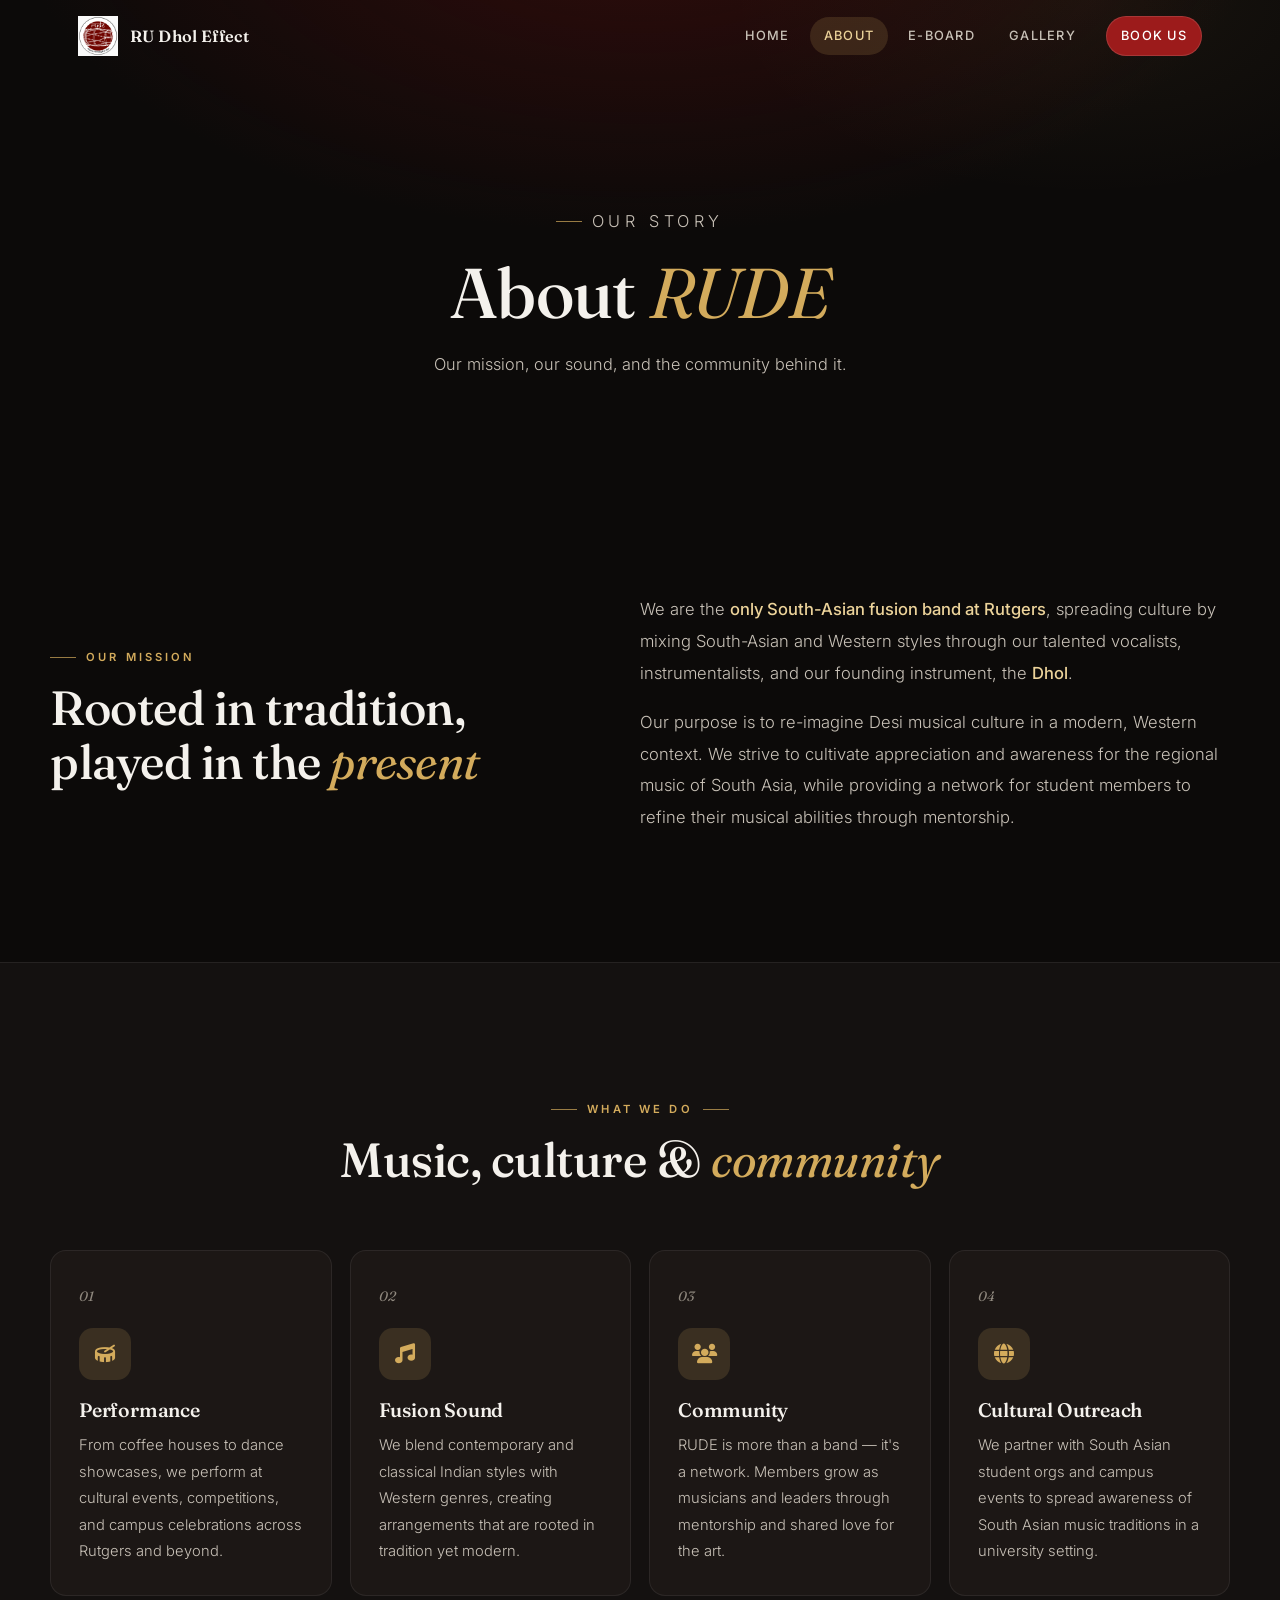
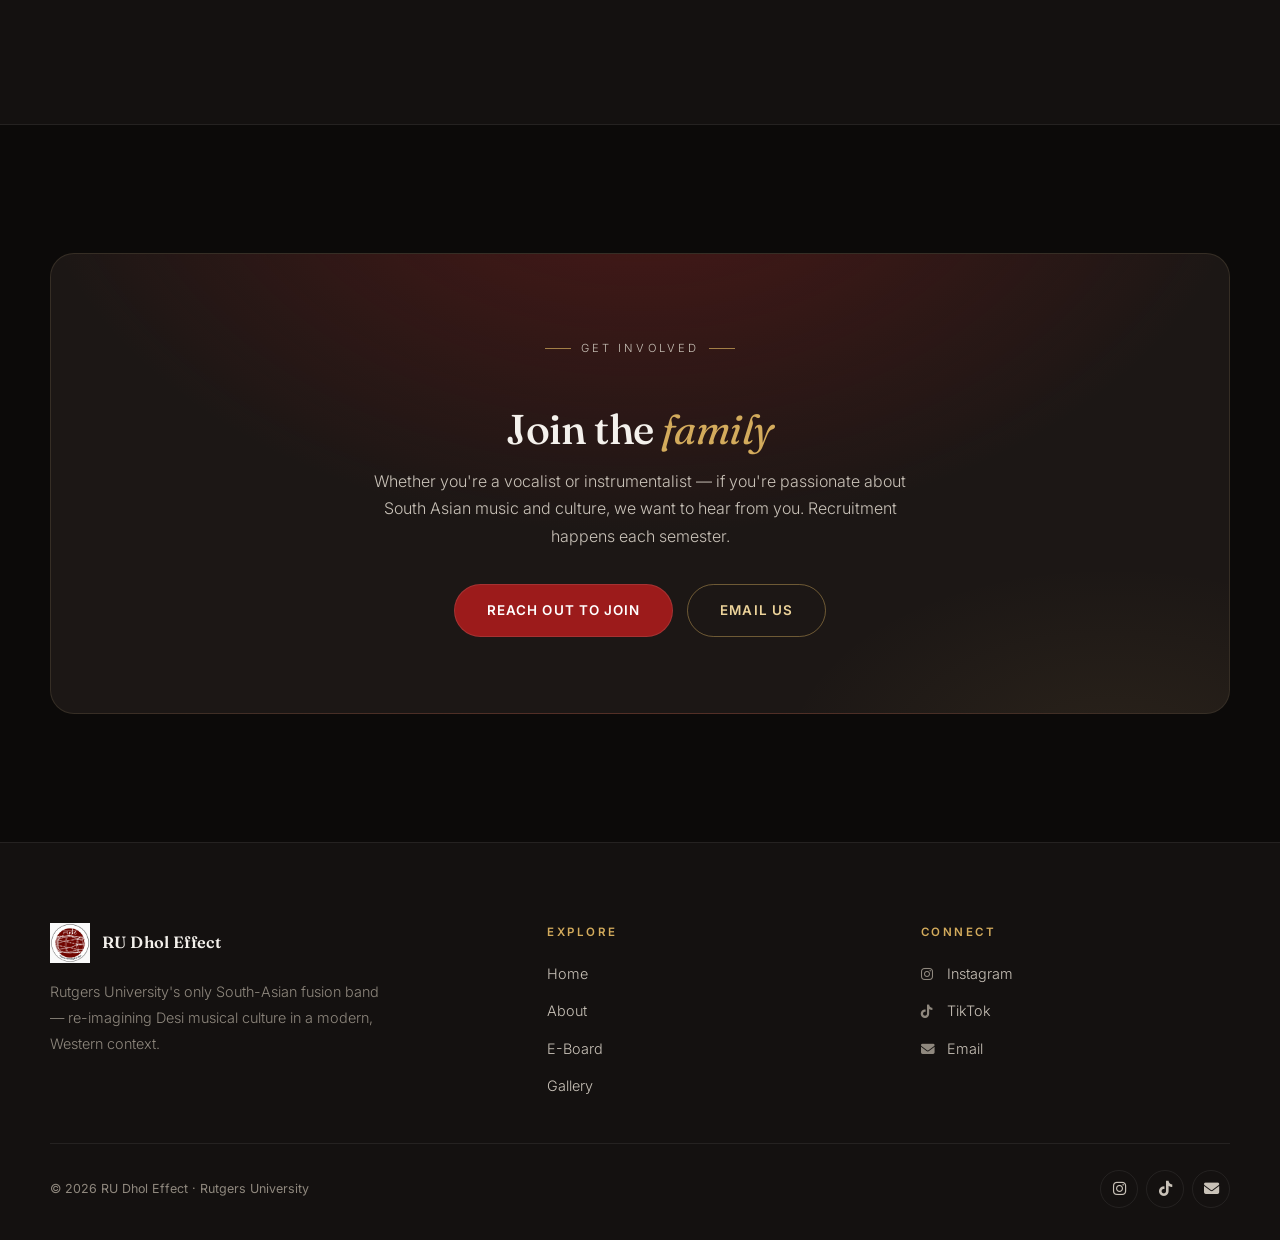
<file: about.html>
<!DOCTYPE html>
<html lang="en">
<head>
  <meta charset="UTF-8" />
  <meta name="viewport" content="width=device-width, initial-scale=1.0"/>
  <title>About — RU Dhol Effect</title>
  <meta name="description" content="Learn about RU Dhol Effect — our mission, our fusion sound, and how to join Rutgers University's only South-Asian fusion band.">
  <link rel="preconnect" href="https://fonts.googleapis.com">
  <link rel="preconnect" href="https://fonts.gstatic.com" crossorigin>
  <link href="https://fonts.googleapis.com/css2?family=Fraunces:ital,opsz,wght@0,9..144,400..700;1,9..144,400..700&family=Inter:wght@300;400;500;600&display=swap" rel="stylesheet">
  <link rel="stylesheet" href="https://cdnjs.cloudflare.com/ajax/libs/font-awesome/6.5.1/css/all.min.css">
  <link rel="stylesheet" href="styles.css" />
</head>
<body>

<a class="skip-link" href="#main">Skip to content</a>

<!-- ── NAVBAR ── -->
<nav class="navbar" aria-label="Main navigation">
  <div class="nav-container">
    <a href="index.html" class="logo">
      <img src="Images/rude_logo_white.png" alt="RU Dhol Effect" class="nav-logo">
      <span class="logo-text">
        <strong>RU Dhol Effect</strong>
      </span>
    </a>

    <button class="nav-toggle" id="navToggle" aria-label="Toggle menu" aria-expanded="false" aria-controls="navLinks">
      <span></span><span></span><span></span>
    </button>

    <ul class="nav-links" id="navLinks">
      <li><a href="index.html">Home</a></li>
      <li><a href="about.html" class="active">About</a></li>
      <li><a href="eboard.html">E-Board</a></li>
      <li><a href="gallery.html">Gallery</a></li>
      <li><a href="index.html#contact" class="nav-cta">Book Us</a></li>
    </ul>
  </div>
</nav>
<div class="nav-scrim" id="navScrim"></div>

<main id="main">

<!-- ── PAGE HERO ── -->
<header class="page-hero">
  <div class="page-hero-inner">
    <p class="kicker">Our Story</p>
    <h1>About <em>RUDE</em></h1>
    <p>Our mission, our sound, and the community behind it.</p>
  </div>
</header>

<!-- ── MISSION ── -->
<section class="section">
  <div class="section-inner wide">
    <div class="about-split">
      <div class="section-head reveal">
        <p class="kicker">Our Mission</p>
        <h2 class="section-title">Rooted in tradition,<br>played in the <em>present</em></h2>
      </div>
      <div class="about-copy reveal" data-delay="1">
        <p>
          We are the <strong>only South-Asian fusion band at Rutgers</strong>, spreading culture by mixing
          South-Asian and Western styles through our talented vocalists, instrumentalists, and our founding
          instrument, the <strong>Dhol</strong>.
        </p>
        <p>
          Our purpose is to re-imagine Desi musical culture in a modern, Western context. We strive to
          cultivate appreciation and awareness for the regional music of South Asia, while providing a
          network for student members to refine their musical abilities through mentorship.
        </p>
      </div>
    </div>
  </div>
</section>

<!-- ── WHAT WE DO ── -->
<section class="section alt">
  <div class="section-inner wide">
    <div class="section-head center reveal">
      <p class="kicker">What We Do</p>
      <h2 class="section-title">Music, culture &amp; <em>community</em></h2>
    </div>
    <div class="about-cards">
      <div class="about-card reveal">
        <span class="about-card-num">01</span>
        <div class="about-card-icon"><i class="fa-solid fa-drum"></i></div>
        <h3>Performance</h3>
        <p>From coffee houses to dance showcases, we perform at cultural events, competitions, and campus celebrations across Rutgers and beyond.</p>
      </div>
      <div class="about-card reveal" data-delay="1">
        <span class="about-card-num">02</span>
        <div class="about-card-icon"><i class="fa-solid fa-music"></i></div>
        <h3>Fusion Sound</h3>
        <p>We blend contemporary and classical Indian styles with Western genres, creating arrangements that are rooted in tradition yet modern.</p>
      </div>
      <div class="about-card reveal" data-delay="2">
        <span class="about-card-num">03</span>
        <div class="about-card-icon"><i class="fa-solid fa-users"></i></div>
        <h3>Community</h3>
        <p>RUDE is more than a band — it's a network. Members grow as musicians and leaders through mentorship and shared love for the art.</p>
      </div>
      <div class="about-card reveal" data-delay="3">
        <span class="about-card-num">04</span>
        <div class="about-card-icon"><i class="fa-solid fa-globe"></i></div>
        <h3>Cultural Outreach</h3>
        <p>We partner with South Asian student orgs and campus events to spread awareness of South Asian music traditions in a university setting.</p>
      </div>
    </div>
  </div>
</section>

<!-- ── JOIN US ── -->
<section class="section">
  <div class="section-inner wide">
    <div class="cta-band reveal">
      <p class="kicker">Get Involved</p>
      <h3>Join the <em>family</em></h3>
      <p>
        Whether you're a vocalist or instrumentalist — if you're passionate about South Asian
        music and culture, we want to hear from you. Recruitment happens each semester.
      </p>
      <div class="cta-actions">
        <a href="https://www.instagram.com/rudholeffect/" target="_blank" rel="noopener" class="btn">Reach Out to Join</a>
        <a href="mailto:rudholeffect@gmail.com" class="btn ghost">Email Us</a>
      </div>
    </div>
  </div>
</section>

</main>

<!-- ── FOOTER ── -->
<footer class="site-footer">
  <div class="footer-grid">
    <div class="footer-brand">
      <a href="index.html" class="logo">
        <img src="Images/rude_logo_white.png" alt="RU Dhol Effect" class="nav-logo">
        <span class="logo-text">
          <strong>RU Dhol Effect</strong>
        </span>
      </a>
      <p>
        Rutgers University's only South-Asian fusion band — re-imagining Desi musical
        culture in a modern, Western context.
      </p>
    </div>
    <div class="footer-col">
      <h4>Explore</h4>
      <ul>
        <li><a href="index.html">Home</a></li>
        <li><a href="about.html">About</a></li>
        <li><a href="eboard.html">E-Board</a></li>
        <li><a href="gallery.html">Gallery</a></li>
      </ul>
    </div>
    <div class="footer-col">
      <h4>Connect</h4>
      <ul>
        <li><a href="https://www.instagram.com/rudholeffect/" target="_blank" rel="noopener"><i class="fa-brands fa-instagram"></i>Instagram</a></li>
        <li><a href="https://www.tiktok.com/@ru.dholeffect" target="_blank" rel="noopener"><i class="fa-brands fa-tiktok"></i>TikTok</a></li>
        <li><a href="mailto:rudholeffect@gmail.com"><i class="fa-solid fa-envelope"></i>Email</a></li>
      </ul>
    </div>
  </div>
  <div class="footer-bottom">
    <p>© 2026 RU Dhol Effect · Rutgers University</p>
    <div class="footer-socials">
      <a href="https://www.instagram.com/rudholeffect/" target="_blank" rel="noopener" aria-label="Instagram"><i class="fa-brands fa-instagram"></i></a>
      <a href="https://www.tiktok.com/@ru.dholeffect" target="_blank" rel="noopener" aria-label="TikTok"><i class="fa-brands fa-tiktok"></i></a>
      <a href="mailto:rudholeffect@gmail.com" aria-label="Email"><i class="fa-solid fa-envelope"></i></a>
    </div>
  </div>
</footer>

<script src="script.js"></script>
</body>
</html>
</file>
<file: styles.css>
/* ============================================================
   RU DHOL EFFECT — styles.css
   Design system: "Midnight Mehfil"
   Deep charcoal stage, crimson warmth, antique-gold detailing.
   ============================================================ */

/* ── Design Tokens ── */
:root {
  /* color */
  --bg:          #0c0a09;
  --bg-raise:    #141110;
  --bg-raise-2:  #1c1715;
  --crimson:     #9c1b1b;
  --crimson-dk:  #5e0e0e;
  --crimson-lt:  #c53030;
  --gold:        #d3ab5c;
  --gold-lt:     #ecd39a;
  --gold-dim:    rgba(211, 171, 92, 0.16);
  --ink:         #f4f1ec;
  --ink-2:       #c9c2b8;
  --ink-3:       #8f887e;
  --line:        rgba(236, 211, 154, 0.12);
  --line-soft:   rgba(255, 255, 255, 0.07);

  /* type */
  --font-display: 'Fraunces', Georgia, serif;
  --font-body:    'Inter', -apple-system, sans-serif;

  /* rhythm */
  --space-section: clamp(80px, 12vw, 128px);
  --radius:    16px;
  --radius-sm: 10px;

  /* motion */
  --ease-out: cubic-bezier(0.22, 1, 0.36, 1);
}

/* ── Reset ── */
*, *::before, *::after { margin: 0; padding: 0; box-sizing: border-box; }

html { scroll-behavior: smooth; }

body {
  font-family: var(--font-body);
  background: var(--bg);
  color: var(--ink);
  line-height: 1.7;
  font-size: 16px;
  -webkit-font-smoothing: antialiased;
  overflow-x: hidden;
}

h1, h2, h3 {
  font-family: var(--font-display);
  font-weight: 560;
  line-height: 1.12;
  letter-spacing: -0.01em;
  color: var(--ink);
}

img { max-width: 100%; display: block; }
a { color: inherit; }

::selection { background: rgba(156, 27, 27, 0.85); color: #fff; }

/* accessible focus */
:focus-visible {
  outline: 2px solid var(--gold);
  outline-offset: 3px;
  border-radius: 4px;
}

.skip-link {
  position: absolute;
  left: 16px;
  top: -60px;
  z-index: 2000;
  background: var(--gold);
  color: #1a1409;
  padding: 10px 18px;
  border-radius: 8px;
  font-weight: 600;
  font-size: 0.85rem;
  text-decoration: none;
  transition: top 0.2s;
}
.skip-link:focus { top: 16px; }

/* ── Scroll-reveal ── */
.reveal {
  opacity: 0;
  transform: translateY(28px);
  transition: opacity 0.8s var(--ease-out), transform 0.8s var(--ease-out);
}
.reveal.in { opacity: 1; transform: none; }
.reveal[data-delay="1"] { transition-delay: 0.1s; }
.reveal[data-delay="2"] { transition-delay: 0.2s; }
.reveal[data-delay="3"] { transition-delay: 0.3s; }

@media (prefers-reduced-motion: reduce) {
  html { scroll-behavior: auto; }
  *, *::before, *::after {
    animation-duration: 0.01ms !important;
    animation-iteration-count: 1 !important;
    transition-duration: 0.01ms !important;
  }
  .reveal { opacity: 1; transform: none; }
}


/* ══════════════════════════════════════
   NAVBAR
══════════════════════════════════════ */
.navbar {
  position: fixed;
  inset: 0 0 auto;
  z-index: 1000;
  border-bottom: 1px solid transparent;
  transition: background 0.35s, border-color 0.35s;
}
.navbar.scrolled {
  background: rgba(12, 10, 9, 0.82);
  backdrop-filter: blur(18px) saturate(1.4);
  -webkit-backdrop-filter: blur(18px) saturate(1.4);
  border-bottom-color: var(--line-soft);
}

.nav-container {
  max-width: 1180px;
  margin: auto;
  padding: 16px 28px;
  display: flex;
  justify-content: space-between;
  align-items: center;
  gap: 24px;
}

.logo {
  display: flex;
  align-items: center;
  gap: 12px;
  text-decoration: none;
}
.nav-logo { height: 40px; width: auto; }
.logo-text {
  display: flex;
  flex-direction: column;
  line-height: 1.15;
}
.logo-text strong {
  font-family: var(--font-display);
  font-size: 1.02rem;
  font-weight: 600;
  color: var(--ink);
  letter-spacing: 0.01em;
}
.logo-text small {
  font-size: 0.6rem;
  font-weight: 500;
  letter-spacing: 0.28em;
  text-transform: uppercase;
  color: var(--gold);
}

.nav-links {
  list-style: none;
  display: flex;
  align-items: center;
  gap: 6px;
}
.nav-links > li > a {
  display: inline-block;
  text-decoration: none;
  color: var(--ink-2);
  font-size: 0.8rem;
  font-weight: 500;
  letter-spacing: 0.1em;
  text-transform: uppercase;
  padding: 8px 14px;
  border-radius: 999px;
  transition: color 0.2s, background 0.2s;
}
.nav-links > li > a:hover { color: var(--ink); background: rgba(255,255,255,0.06); }
.nav-links > li > a.active { color: var(--gold-lt); background: var(--gold-dim); }

/* CTA pill in nav */
.nav-cta {
  display: inline-flex;
  align-items: center;
  gap: 8px;
  margin-left: 10px;
  padding: 9px 20px;
  border-radius: 999px;
  background: var(--crimson);
  color: #fff !important;
  font-size: 0.78rem;
  font-weight: 600;
  letter-spacing: 0.1em;
  text-transform: uppercase;
  text-decoration: none;
  border: 1px solid rgba(255,255,255,0.12);
  transition: background 0.2s, transform 0.2s;
}
.nav-cta:hover { background: var(--crimson-lt); transform: translateY(-1px); }

/* Hamburger */
.nav-toggle {
  display: none;
  flex-direction: column;
  justify-content: center;
  gap: 5px;
  width: 44px;
  height: 44px;
  align-items: center;
  background: none;
  border: none;
  cursor: pointer;
  z-index: 1100;
}
.nav-toggle span {
  display: block;
  width: 22px;
  height: 2px;
  background: var(--ink);
  border-radius: 2px;
  transition: transform 0.3s var(--ease-out), opacity 0.2s;
}
.nav-toggle.open span:nth-child(1) { transform: translateY(7px) rotate(45deg); }
.nav-toggle.open span:nth-child(2) { opacity: 0; }
.nav-toggle.open span:nth-child(3) { transform: translateY(-7px) rotate(-45deg); }

/* Mobile scrim */
.nav-scrim {
  position: fixed;
  inset: 0;
  background: rgba(0,0,0,0.55);
  backdrop-filter: blur(2px);
  opacity: 0;
  visibility: hidden;
  transition: opacity 0.3s;
  z-index: 990;
}
.nav-scrim.show { opacity: 1; visibility: visible; }


/* ══════════════════════════════════════
   HOME HERO
══════════════════════════════════════ */
.hero {
  min-height: 100svh;
  position: relative;
  display: flex;
  flex-direction: column;
  align-items: center;
  justify-content: center;
  text-align: center;
  padding: 120px 24px 96px;
  overflow: hidden;
  background: var(--bg);
}
.hero-bg {
  position: absolute;
  inset: 0;
  background: url("Images/rutgersnb_cover.jpeg") center/cover no-repeat;
  filter: saturate(0.85);
}
.hero-bg::after {
  content: '';
  position: absolute;
  inset: 0;
  background:
    radial-gradient(ellipse 90% 65% at 50% 38%, rgba(94, 14, 14, 0.5), transparent 70%),
    linear-gradient(to bottom, rgba(12,10,9,0.72), rgba(12,10,9,0.55) 45%, var(--bg) 96%);
}

.hero-content {
  position: relative;
  z-index: 1;
  max-width: 880px;
  display: flex;
  flex-direction: column;
  align-items: center;
}
.hero-eyebrow {
  display: inline-flex;
  align-items: center;
  gap: 12px;
  font-size: 0.72rem;
  font-weight: 600;
  letter-spacing: 0.32em;
  text-transform: uppercase;
  color: var(--gold-lt);
  margin-bottom: 28px;
}
.hero-eyebrow::before,
.hero-eyebrow::after {
  content: '';
  width: 36px;
  height: 1px;
  background: linear-gradient(to right, transparent, var(--gold));
}
.hero-eyebrow::after { background: linear-gradient(to left, transparent, var(--gold)); }

.hero-logo {
  width: clamp(96px, 14vw, 132px);
  margin-bottom: 30px;
  filter: drop-shadow(0 10px 40px rgba(211,171,92,0.35));
}

.hero h1 {
  font-size: clamp(3rem, 9vw, 6.4rem);
  font-weight: 500;
  margin-bottom: 22px;
  text-wrap: balance;
}
.hero h1 em {
  font-style: italic;
  font-weight: 400;
  color: var(--gold);
}
.hero-tagline {
  font-size: clamp(0.95rem, 1.6vw, 1.15rem);
  color: var(--ink-2);
  font-weight: 300;
  letter-spacing: 0.02em;
  max-width: 540px;
  margin-bottom: 40px;
  text-wrap: balance;
}

.hero-actions {
  display: flex;
  gap: 14px;
  flex-wrap: wrap;
  justify-content: center;
}

.hero-scroll {
  position: absolute;
  bottom: 30px;
  left: 50%;
  transform: translateX(-50%);
  z-index: 1;
  color: var(--gold);
  font-size: 1.1rem;
  width: 44px;
  height: 44px;
  display: grid;
  place-items: center;
  border: 1px solid var(--line);
  border-radius: 50%;
  text-decoration: none;
  animation: heroBob 2.6s ease-in-out infinite;
  transition: background 0.2s;
}
.hero-scroll:hover { background: var(--gold-dim); }
@keyframes heroBob {
  0%, 100% { transform: translate(-50%, 0); }
  50%      { transform: translate(-50%, 8px); }
}

/* Marquee ribbon */
.marquee {
  border-block: 1px solid var(--line);
  background: var(--bg-raise);
  overflow: hidden;
  padding: 15px 0;
  position: relative;
}
.marquee-track {
  display: flex;
  gap: 0;
  width: max-content;
  animation: marqueeScroll 36s linear infinite;
}
.marquee span {
  display: inline-flex;
  align-items: center;
  gap: 28px;
  padding-right: 28px;
  white-space: nowrap;
  font-family: var(--font-display);
  font-style: italic;
  font-size: 0.95rem;
  letter-spacing: 0.06em;
  color: var(--ink-3);
}
.marquee i { color: var(--gold); font-size: 0.5rem; font-style: normal; }
@keyframes marqueeScroll {
  from { transform: translateX(0); }
  to   { transform: translateX(-50%); }
}


/* ══════════════════════════════════════
   BUTTONS
══════════════════════════════════════ */
.btn {
  display: inline-flex;
  align-items: center;
  justify-content: center;
  gap: 10px;
  padding: 14px 32px;
  border-radius: 999px;
  background: var(--crimson);
  color: #fff;
  text-decoration: none;
  font-size: 0.84rem;
  font-weight: 600;
  letter-spacing: 0.08em;
  text-transform: uppercase;
  border: 1px solid rgba(255,255,255,0.1);
  cursor: pointer;
  transition: background 0.2s, transform 0.2s var(--ease-out), box-shadow 0.2s;
}
.btn:hover {
  background: var(--crimson-lt);
  transform: translateY(-2px);
  box-shadow: 0 12px 32px rgba(156,27,27,0.35);
}
.btn.ghost {
  background: transparent;
  border-color: rgba(211,171,92,0.45);
  color: var(--gold-lt);
}
.btn.ghost:hover {
  background: var(--gold-dim);
  box-shadow: none;
}


/* ══════════════════════════════════════
   PAGE HERO (inner pages)
══════════════════════════════════════ */
.page-hero {
  padding: clamp(150px, 20vw, 190px) 24px clamp(56px, 8vw, 88px);
  text-align: center;
  position: relative;
  overflow: hidden;
}
.page-hero::before {
  content: '';
  position: absolute;
  inset: 0;
  background:
    radial-gradient(ellipse 70% 100% at 50% -20%, rgba(94,14,14,0.45), transparent 70%),
    radial-gradient(ellipse 40% 60% at 85% 0%, rgba(211,171,92,0.06), transparent 70%);
  pointer-events: none;
}
.page-hero-inner { position: relative; z-index: 1; max-width: 760px; margin: 0 auto; }
.page-hero .kicker { margin-bottom: 18px; }
.page-hero h1 {
  font-size: clamp(2.6rem, 6.5vw, 4.4rem);
  font-weight: 500;
  text-wrap: balance;
}
.page-hero h1 em { font-style: italic; font-weight: 400; color: var(--gold); }
.page-hero p {
  margin-top: 18px;
  color: var(--ink-2);
  font-weight: 300;
  font-size: 1.02rem;
  text-wrap: balance;
}


/* ══════════════════════════════════════
   SECTION SCAFFOLD
══════════════════════════════════════ */
.section { padding: var(--space-section) 24px; position: relative; }
.section.alt {
  background: var(--bg-raise);
  border-block: 1px solid var(--line-soft);
}

.section-inner { max-width: 880px; margin: 0 auto; }
.section-inner.wide { max-width: 1180px; }

.kicker {
  display: inline-flex;
  align-items: center;
  gap: 10px;
  font-size: 0.7rem;
  font-weight: 600;
  letter-spacing: 0.28em;
  text-transform: uppercase;
  color: var(--gold);
}
.kicker::before {
  content: '';
  width: 26px;
  height: 1px;
  background: var(--gold);
  opacity: 0.7;
}

.section-head { margin-bottom: clamp(40px, 6vw, 64px); }
.section-head.center { text-align: center; }
.section-head.center .kicker::after {
  content: '';
  width: 26px;
  height: 1px;
  background: var(--gold);
  opacity: 0.7;
}
.section-title {
  font-size: clamp(2rem, 4.5vw, 3rem);
  font-weight: 500;
  margin-top: 14px;
  text-wrap: balance;
}
.section-title em { font-style: italic; font-weight: 400; color: var(--gold); }
.section-sub {
  margin-top: 14px;
  color: var(--ink-2);
  font-weight: 300;
  max-width: 560px;
}
.section-head.center .section-sub { margin-inline: auto; }


/* ══════════════════════════════════════
   HOME — ABOUT SPLIT
══════════════════════════════════════ */
.about-split {
  display: grid;
  grid-template-columns: 1fr 1.15fr;
  gap: clamp(36px, 6vw, 80px);
  align-items: center;
}
.about-split .section-head { margin-bottom: 0; }

.about-copy p {
  color: var(--ink-2);
  font-size: 1.04rem;
  line-height: 1.9;
  font-weight: 300;
}
.about-copy p + p { margin-top: 18px; }
.about-copy strong { color: var(--gold-lt); font-weight: 500; }
.about-copy .btn { margin-top: 32px; }

.about-pillars {
  display: flex;
  flex-wrap: wrap;
  gap: 10px;
  margin-top: 26px;
}
.pill {
  padding: 7px 16px;
  border-radius: 999px;
  border: 1px solid var(--line);
  background: var(--bg-raise);
  font-size: 0.78rem;
  font-weight: 500;
  letter-spacing: 0.06em;
  color: var(--ink-2);
}
.pill i { color: var(--gold); margin-right: 7px; font-size: 0.72rem; }


/* ══════════════════════════════════════
   ABOUT PAGE — VALUE CARDS
══════════════════════════════════════ */
.about-cards {
  display: grid;
  grid-template-columns: repeat(auto-fit, minmax(250px, 1fr));
  gap: 18px;
}
.about-card {
  position: relative;
  background: var(--bg-raise-2);
  border: 1px solid var(--line-soft);
  border-radius: var(--radius);
  padding: 34px 28px 30px;
  overflow: hidden;
  transition: transform 0.35s var(--ease-out), border-color 0.35s;
}
.about-card::before {
  content: '';
  position: absolute;
  inset: 0 0 auto;
  height: 2px;
  background: linear-gradient(to right, transparent, var(--gold), transparent);
  opacity: 0;
  transition: opacity 0.35s;
}
.about-card:hover { transform: translateY(-6px); border-color: var(--line); }
.about-card:hover::before { opacity: 1; }

.about-card-num {
  font-family: var(--font-display);
  font-style: italic;
  font-size: 0.85rem;
  color: var(--ink-3);
  display: block;
  margin-bottom: 20px;
}
.about-card-icon {
  width: 52px;
  height: 52px;
  display: grid;
  place-items: center;
  border-radius: 14px;
  background: var(--gold-dim);
  color: var(--gold);
  font-size: 1.25rem;
  margin-bottom: 20px;
}
.about-card h3 { font-size: 1.22rem; margin-bottom: 10px; font-weight: 560; }
.about-card p { font-size: 0.92rem; color: var(--ink-2); line-height: 1.8; font-weight: 300; }


/* ══════════════════════════════════════
   JOIN / CTA BAND
══════════════════════════════════════ */
.cta-band {
  position: relative;
  border-radius: calc(var(--radius) + 8px);
  border: 1px solid var(--line);
  padding: clamp(48px, 7vw, 76px) clamp(28px, 6vw, 72px);
  text-align: center;
  overflow: hidden;
  background:
    radial-gradient(ellipse 75% 130% at 50% -30%, rgba(156,27,27,0.4), transparent 70%),
    var(--bg-raise-2);
}
.cta-band::after {
  content: '';
  position: absolute;
  inset: 0;
  background: radial-gradient(ellipse 40% 60% at 90% 110%, rgba(211,171,92,0.08), transparent 70%);
  pointer-events: none;
}
.cta-band > * { position: relative; z-index: 1; }
.cta-band .kicker { justify-content: center; }
.cta-band .kicker::after {
  content: '';
  width: 26px; height: 1px;
  background: var(--gold);
  opacity: 0.7;
}
.cta-band h3 {
  font-size: clamp(1.8rem, 4vw, 2.6rem);
  font-weight: 500;
  margin: 14px 0 16px;
  text-wrap: balance;
}
.cta-band h3 em { font-style: italic; font-weight: 400; color: var(--gold); }
.cta-band p {
  color: var(--ink-2);
  font-weight: 300;
  max-width: 540px;
  margin: 0 auto 34px;
}
.cta-actions {
  display: flex;
  gap: 14px;
  justify-content: center;
  flex-wrap: wrap;
}


/* ══════════════════════════════════════
   E-BOARD
══════════════════════════════════════ */
.eboard-grid {
  display: grid;
  grid-template-columns: repeat(4, 1fr);
  gap: 20px;
}
.eboard-card {
  position: relative;
  border-radius: var(--radius);
  overflow: hidden;
  background: var(--bg-raise-2);
  border: 1px solid var(--line-soft);
  transition: transform 0.4s var(--ease-out), border-color 0.4s, box-shadow 0.4s;
}
.eboard-card:hover {
  transform: translateY(-8px);
  border-color: rgba(211,171,92,0.35);
  box-shadow: 0 24px 50px rgba(0,0,0,0.5);
}
.eboard-photo {
  position: relative;
  overflow: hidden;
  aspect-ratio: 4 / 4.6;
}
.eboard-photo img {
  width: 100%;
  height: 100%;
  object-fit: cover;
  transition: transform 0.6s var(--ease-out);
}
.eboard-card:hover .eboard-photo img { transform: scale(1.06); }
.eboard-photo::after {
  content: '';
  position: absolute;
  inset: 0;
  background: linear-gradient(to top, rgba(12,10,9,0.55), transparent 42%);
}
.eboard-info {
  padding: 18px 20px 22px;
  position: relative;
}
.eboard-info::before {
  content: '';
  position: absolute;
  top: 0; left: 20px;
  width: 30px; height: 2px;
  background: var(--gold);
  opacity: 0.85;
}
.eboard-info h3 { font-size: 1.18rem; font-weight: 560; margin-bottom: 3px; }
.eboard-info p {
  font-size: 0.72rem;
  color: var(--gold);
  text-transform: uppercase;
  letter-spacing: 0.16em;
  font-weight: 600;
}


/* ══════════════════════════════════════
   GALLERY
══════════════════════════════════════ */
.gallery-masonry {
  columns: 3;
  column-gap: 18px;
}
.gallery-item {
  position: relative;
  break-inside: avoid;
  margin-bottom: 18px;
  border-radius: var(--radius-sm);
  overflow: hidden;
  border: 1px solid var(--line-soft);
  cursor: zoom-in;
  background: var(--bg-raise-2);
}
.gallery-item img {
  width: 100%;
  transition: transform 0.7s var(--ease-out), filter 0.4s;
}
.gallery-item::after {
  content: '\f065'; /* fa expand */
  font-family: 'Font Awesome 6 Free';
  font-weight: 900;
  position: absolute;
  right: 14px;
  bottom: 12px;
  width: 36px;
  height: 36px;
  display: grid;
  place-items: center;
  border-radius: 50%;
  background: rgba(12,10,9,0.65);
  backdrop-filter: blur(6px);
  color: var(--gold-lt);
  font-size: 0.8rem;
  opacity: 0;
  transform: translateY(6px);
  transition: opacity 0.3s, transform 0.3s var(--ease-out);
  pointer-events: none;
}
.gallery-item:hover img { transform: scale(1.045); }
.gallery-item:hover::after { opacity: 1; transform: translateY(0); }

/* Lightbox */
.lightbox {
  display: none;
  position: fixed;
  inset: 0;
  background: rgba(8, 6, 5, 0.94);
  backdrop-filter: blur(10px);
  z-index: 9999;
  align-items: center;
  justify-content: center;
  flex-direction: column;
  gap: 16px;
  padding: 24px;
}
.lightbox.open { display: flex; }
.lightbox img {
  max-width: min(92vw, 1100px);
  max-height: 80vh;
  border-radius: var(--radius-sm);
  box-shadow: 0 40px 100px rgba(0,0,0,0.7);
  animation: lbIn 0.35s var(--ease-out);
}
@keyframes lbIn {
  from { opacity: 0; transform: scale(0.96); }
  to   { opacity: 1; transform: scale(1); }
}
.lightbox-count {
  font-size: 0.82rem;
  letter-spacing: 0.14em;
  color: var(--ink-3);
  font-variant-numeric: tabular-nums;
}
.lightbox-btn {
  position: absolute;
  width: 48px;
  height: 48px;
  display: grid;
  place-items: center;
  border-radius: 50%;
  border: 1px solid var(--line);
  background: rgba(255,255,255,0.04);
  color: var(--ink);
  font-size: 1rem;
  cursor: pointer;
  transition: background 0.2s, border-color 0.2s;
}
.lightbox-btn:hover { background: var(--gold-dim); border-color: var(--gold); }
.lightbox-close { top: 22px; right: 24px; }
.lightbox-prev  { left: 24px;  top: 50%; transform: translateY(-50%); }
.lightbox-next  { right: 24px; top: 50%; transform: translateY(-50%); }


/* ══════════════════════════════════════
   CONTACT
══════════════════════════════════════ */
.contact-card {
  display: grid;
  grid-template-columns: 1.1fr 1fr;
  gap: clamp(32px, 5vw, 64px);
  align-items: center;
  background: var(--bg-raise-2);
  border: 1px solid var(--line);
  border-radius: calc(var(--radius) + 8px);
  padding: clamp(36px, 6vw, 64px);
  position: relative;
  overflow: hidden;
}
.contact-card::before {
  content: '';
  position: absolute;
  top: -140px; right: -140px;
  width: 340px; height: 340px;
  background: radial-gradient(circle, rgba(156,27,27,0.35), transparent 70%);
  pointer-events: none;
}
.contact-card > * { position: relative; z-index: 1; }

.contact-copy h3 {
  font-size: clamp(1.6rem, 3.2vw, 2.2rem);
  font-weight: 500;
  margin: 14px 0 14px;
  text-wrap: balance;
}
.contact-copy h3 em { font-style: italic; font-weight: 400; color: var(--gold); }
.contact-copy p { color: var(--ink-2); font-weight: 300; max-width: 420px; }

.contact-channels {
  display: flex;
  flex-direction: column;
  gap: 12px;
}
.channel {
  display: flex;
  align-items: center;
  gap: 16px;
  padding: 16px 20px;
  border-radius: var(--radius-sm);
  border: 1px solid var(--line-soft);
  background: rgba(255,255,255,0.025);
  text-decoration: none;
  transition: border-color 0.25s, background 0.25s, transform 0.25s var(--ease-out);
}
.channel:hover {
  border-color: rgba(211,171,92,0.4);
  background: rgba(211,171,92,0.06);
  transform: translateX(4px);
}
.channel-icon {
  width: 44px;
  height: 44px;
  flex-shrink: 0;
  display: grid;
  place-items: center;
  border-radius: 12px;
  background: var(--gold-dim);
  color: var(--gold);
  font-size: 1.1rem;
}
.channel-label { line-height: 1.35; }
.channel-label strong {
  display: block;
  font-size: 0.92rem;
  font-weight: 600;
  color: var(--ink);
}
.channel-label span { font-size: 0.8rem; color: var(--ink-3); }
.channel > .fa-arrow-right {
  margin-left: auto;
  color: var(--ink-3);
  font-size: 0.82rem;
  transition: color 0.25s, transform 0.25s;
}
.channel:hover > .fa-arrow-right { color: var(--gold); transform: translateX(3px); }


/* ══════════════════════════════════════
   FOOTER
══════════════════════════════════════ */
.site-footer {
  border-top: 1px solid var(--line-soft);
  background: var(--bg-raise);
  padding: clamp(52px, 8vw, 80px) 24px 32px;
}
.footer-grid {
  max-width: 1180px;
  margin: 0 auto;
  display: grid;
  grid-template-columns: 1.4fr 1fr 1fr;
  gap: clamp(32px, 5vw, 72px);
  padding-bottom: 44px;
}
.footer-brand { max-width: 340px; }
.footer-brand .logo { margin-bottom: 16px; }
.footer-brand p {
  font-size: 0.9rem;
  color: var(--ink-3);
  font-weight: 300;
  line-height: 1.8;
}
.footer-col h4 {
  font-family: var(--font-body);
  font-size: 0.72rem;
  font-weight: 600;
  letter-spacing: 0.22em;
  text-transform: uppercase;
  color: var(--gold);
  margin-bottom: 18px;
}
.footer-col ul { list-style: none; display: flex; flex-direction: column; gap: 10px; }
.footer-col a {
  text-decoration: none;
  color: var(--ink-2);
  font-size: 0.9rem;
  font-weight: 300;
  transition: color 0.2s;
}
.footer-col a:hover { color: var(--gold-lt); }
.footer-col a i { width: 20px; color: var(--ink-3); margin-right: 6px; font-size: 0.85rem; }

.footer-bottom {
  max-width: 1180px;
  margin: 0 auto;
  padding-top: 26px;
  border-top: 1px solid var(--line-soft);
  display: flex;
  justify-content: space-between;
  align-items: center;
  gap: 16px;
  flex-wrap: wrap;
  font-size: 0.78rem;
  color: var(--ink-3);
}
.footer-socials { display: flex; gap: 8px; }
.footer-socials a {
  width: 38px;
  height: 38px;
  display: grid;
  place-items: center;
  border-radius: 50%;
  border: 1px solid var(--line-soft);
  color: var(--ink-2);
  font-size: 0.95rem;
  text-decoration: none;
  transition: color 0.2s, border-color 0.2s, transform 0.2s;
}
.footer-socials a:hover {
  color: var(--gold);
  border-color: rgba(211,171,92,0.45);
  transform: translateY(-3px);
}


/* ══════════════════════════════════════
   RESPONSIVE
══════════════════════════════════════ */
@media (max-width: 960px) {
  .eboard-grid { grid-template-columns: repeat(3, 1fr); }
  .about-split { grid-template-columns: 1fr; }
  .contact-card { grid-template-columns: 1fr; }
  .footer-grid { grid-template-columns: 1fr 1fr; }
}

@media (max-width: 768px) {
  .nav-toggle { display: flex; }
  .navbar {
    background: rgba(12, 10, 9, 0.82);
    backdrop-filter: blur(18px);
    -webkit-backdrop-filter: blur(18px);
    border-bottom-color: var(--line-soft);
  }

  .nav-links {
    position: fixed;
    top: 0; right: -100%;
    height: 100dvh;
    width: min(320px, 86vw);
    background: rgba(16, 12, 11, 0.98);
    flex-direction: column;
    align-items: stretch;
    padding: 92px 26px 40px;
    gap: 4px;
    transition: right 0.35s var(--ease-out);
    border-left: 1px solid var(--line);
    overflow-y: auto;
    z-index: 1050;
  }
  .nav-links.open { right: 0; }

  .nav-links > li > a {
    display: block;
    padding: 15px 12px;
    font-size: 0.92rem;
    border-radius: var(--radius-sm);
  }
  .nav-cta {
    margin: 18px 0 0;
    justify-content: center;
    padding: 14px 20px;
  }

  .gallery-masonry { columns: 2; column-gap: 12px; }
  .gallery-item { margin-bottom: 12px; }
  .eboard-grid { grid-template-columns: repeat(2, 1fr); gap: 14px; }
  .eboard-info { padding: 14px 16px 18px; }
  .eboard-info::before { left: 16px; }

  .lightbox-prev { left: 12px; }
  .lightbox-next { right: 12px; }
}

@media (max-width: 480px) {
  .gallery-masonry { columns: 1; }
  .about-cards { grid-template-columns: 1fr; }
  .footer-grid { grid-template-columns: 1fr; gap: 36px; }
  .hero-actions .btn { width: 100%; }
  .cta-actions .btn { width: 100%; }
}
</file>
